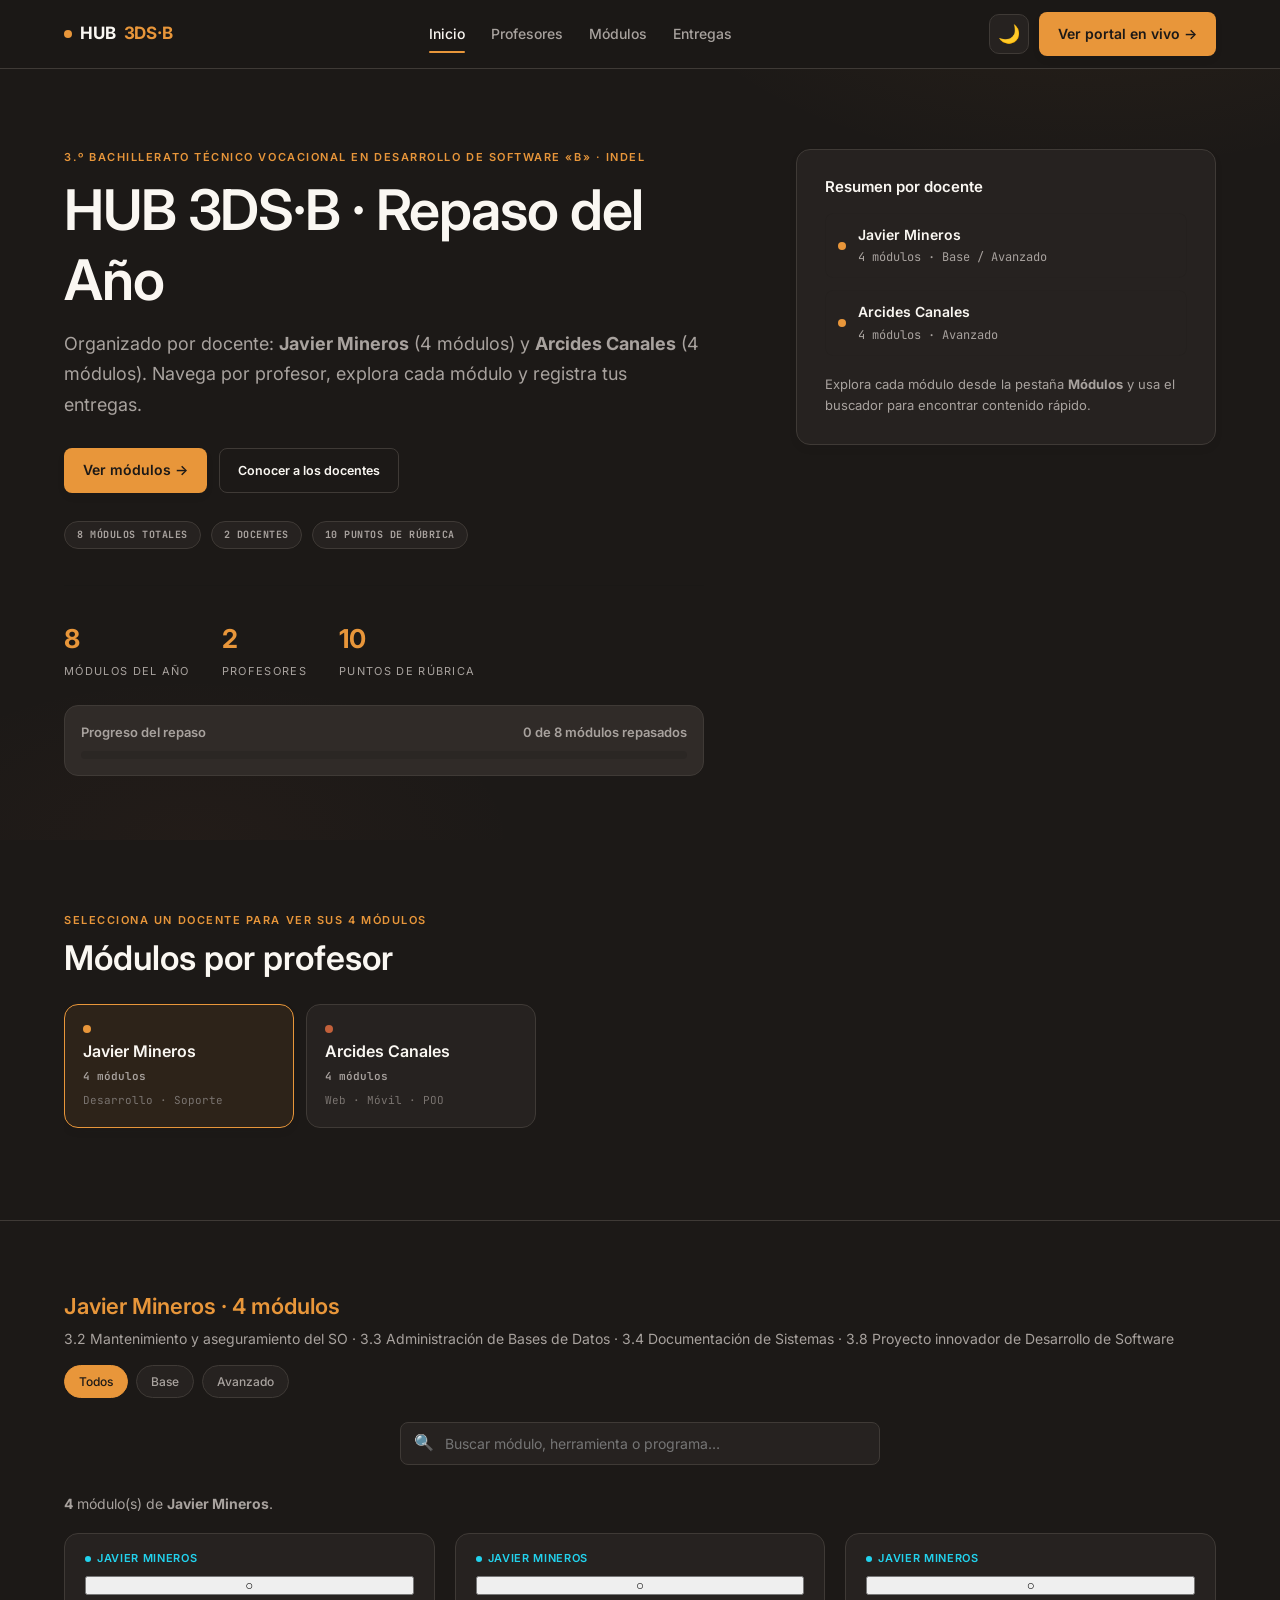
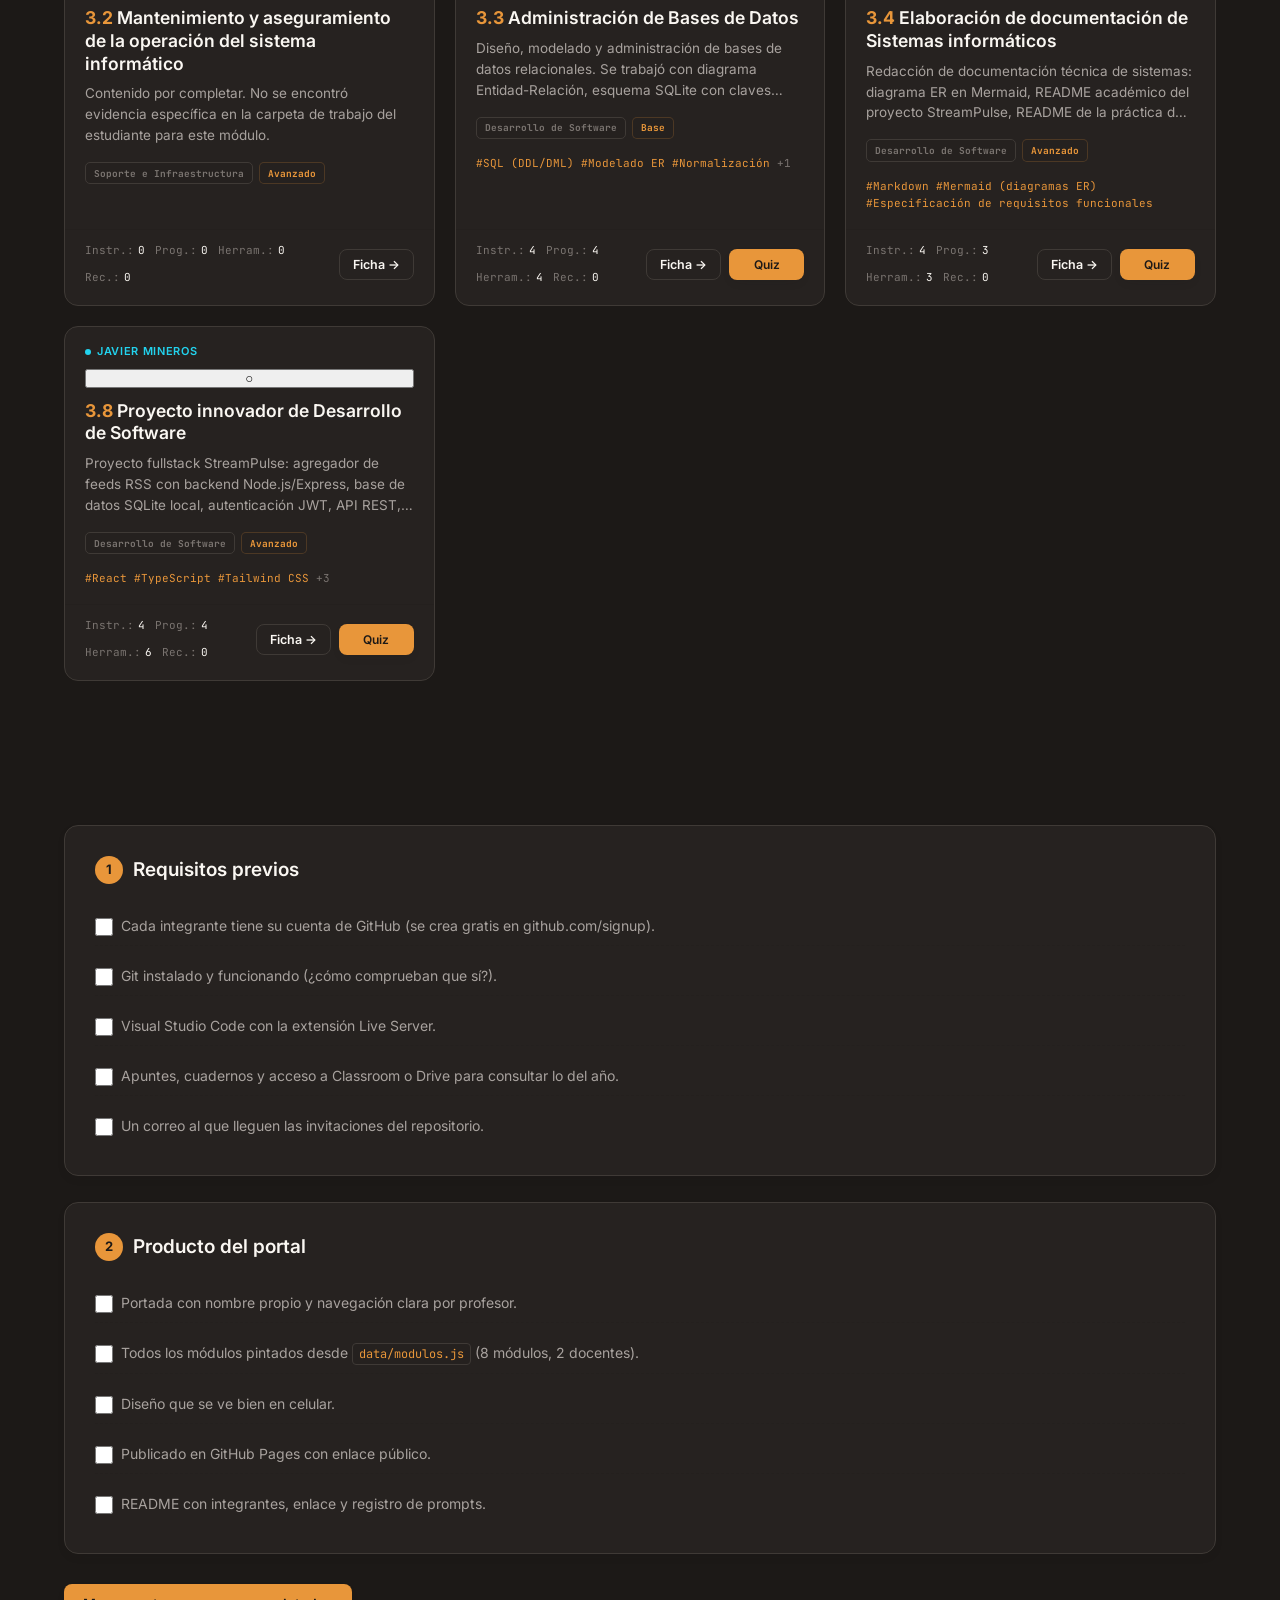
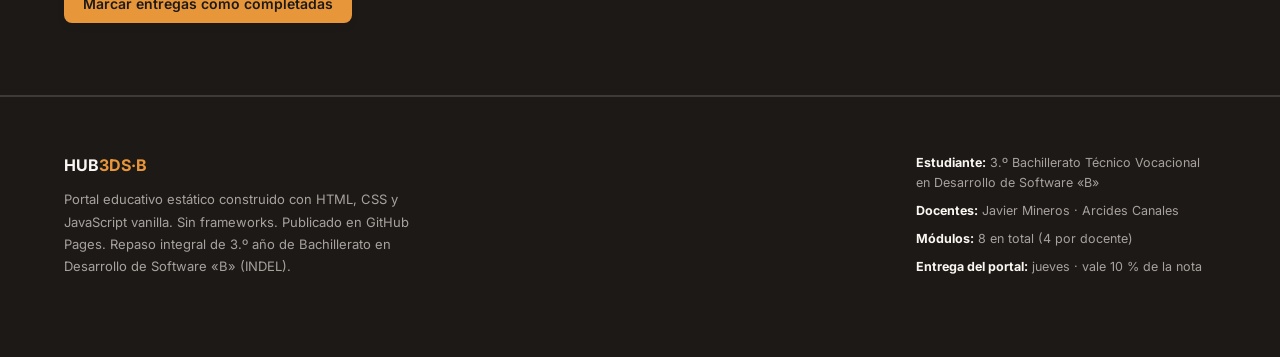
<file: index.html>
<!DOCTYPE html>
<html lang="es" class="dark">
<head>
  <meta charset="UTF-8">
  <meta name="viewport" content="width=device-width, initial-scale=1">
  <meta name="description" content="HUB 3DS·B · Repaso integral 3.º Bachillerato Desarrollo de Software · INDEL">
  <meta name="author" content="Estudiante 3.º Bachillerato Técnico Vocacional en Desarrollo de Software «B»">
  <title>HUB 3DS·B · Repaso del Año</title>
  <link rel="preconnect" href="https://fonts.googleapis.com">
  <link rel="preconnect" href="https://fonts.gstatic.com" crossorigin>
  <link href="https://fonts.googleapis.com/css2?family=Inter:wght@400;500;600;700&family=JetBrains+Mono:wght@400;600&display=swap" rel="stylesheet">
  <link rel="stylesheet" href="css/style.css">
  <link rel="icon" href="data:image/svg+xml,%3Csvg xmlns='http://www.w3.org/2000/svg' viewBox='0 0 32 32'%3E%3Crect width='32' height='32' rx='8' fill='%231C1917'/%3E%3Cpath d='M10 10h12v12H10z' fill='%23E8963A'/%3E%3Ccircle cx='16' cy='16' r='4' fill='none' stroke='%23C2603A' stroke-width='2'/%3E%3C/svg%3E">
</head>
<body>

  <a href="#main" class="visually-hidden">Saltar al contenido principal</a>

  <nav class="nav" aria-label="Navegación principal">
    <div class="wrap nav__inner">
      <a href="#" class="nav__brand" aria-label="HUB 3DS·B — Inicio">
        <span class="dot" aria-hidden="true"></span>
        HUB<span style="color:var(--color-accent)">3DS·B</span>
      </a>

      <button class="nav__toggle" id="nav-toggle" aria-label="Abrir menú" aria-expanded="false" aria-controls="nav-menu">
        <span class="nav__toggle-bar"></span>
        <span class="nav__toggle-bar"></span>
        <span class="nav__toggle-bar"></span>
      </button>

      <div class="nav__links" id="nav-menu">
        <a href="#main" class="nav__link nav__link--active">Inicio</a>
        <a href="#profesores" class="nav__link">Profesores</a>
        <a href="#modulos" class="nav__link">Módulos</a>
        <a href="#entregas" class="nav__link">Entregas</a>
      </div>

      <div class="nav__controls">
        <button id="theme-toggle" class="theme-toggle" aria-label="Cambiar tema claro/oscuro" aria-pressed="false">🌙</button>
        <a href="#" class="btn btn--primary">Ver portal en vivo →</a>
      </div>
    </div>
  </nav>

  <header class="hero" id="main">
    <div class="wrap">
      <div class="hero__grid">
        <div class="hero__content">
          <span class="tagline">3.º Bachillerato Técnico Vocacional en Desarrollo de Software «B» · INDEL</span>
          <h1>HUB 3DS·B · Repaso del Año</h1>
          <p class="lead">
            Organizado por docente: <strong>Javier Mineros</strong> (4 módulos) y
            <strong>Arcides Canales</strong> (4 módulos). Navega por profesor, explora cada módulo y registra tus entregas.
          </p>

          <div class="hero__actions">
            <a href="#modulos" class="btn btn--primary">Ver módulos →</a>
            <a href="#profesores" class="btn btn--outline">Conocer a los docentes</a>
          </div>

          <div class="hero__meta">
            <span class="hero__badge">8 módulos totales</span>
            <span class="hero__badge">2 docentes</span>
            <span class="hero__badge">10 puntos de rúbrica</span>
          </div>

          <div class="hero__stats">
            <div class="stat">
              <span class="stat__value" id="count-total">8</span>
              <span class="stat__label">Módulos del año</span>
            </div>
            <div class="stat">
              <span class="stat__value">2</span>
              <span class="stat__label">Profesores</span>
            </div>
            <div class="stat">
              <span class="stat__value">10</span>
              <span class="stat__label">Puntos de rúbrica</span>
            </div>
          </div>

          <div class="progreso-global">
            <div class="progreso-global__etiqueta">
              <span>Progreso del repaso</span>
              <span id="progreso-texto">0 de 8 módulos repasados</span>
            </div>
            <div class="progreso-global__barra">
              <div class="progreso-global__relleno" id="progreso-barra"></div>
            </div>
          </div>
        </div>

        <div class="hero__preview">
          <div class="preview-card">
            <h3 class="preview__title">Resumen por docente</h3>
            <ul class="preview__list">
              <li class="preview__item">
                <span class="preview__dot" style="background:var(--color-javier)"></span>
                <div class="preview__info">
                  <span class="preview__name">Javier Mineros</span>
                  <span class="preview__count">4 módulos · Base / Avanzado</span>
                </div>
              </li>
              <li class="preview__item">
                <span class="preview__dot" style="background:var(--color-accent)"></span>
                <div class="preview__info">
                  <span class="preview__name">Arcides Canales</span>
                  <span class="preview__count">4 módulos · Avanzado</span>
                </div>
              </li>
            </ul>
            <div class="preview__note">
              Explora cada módulo desde la pestaña <strong>Módulos</strong> y usa el buscador para encontrar contenido rápido.
            </div>
          </div>
        </div>
      </div>
    </div>
  </header>

  <section class="section" id="profesores" aria-label="Docentes y sus módulos">
    <div class="wrap">
      <div class="tagline">Selecciona un docente para ver sus 4 módulos</div>
      <h2 style="margin-bottom:24px;">Módulos por profesor</h2>

      <div class="professor-nav" role="tablist" aria-label="Docentes">
        <button class="prof-tab prof-tab--active" role="tab" aria-selected="true" data-prof="javier"
                style="--color-active: var(--color-javier); --color-active-rgb: 34,211,238;">
          <span class="prof-tab__dot"></span>
          <span class="prof-tab__name">Javier Mineros</span>
          <span class="prof-tab__count">4 módulos</span>
          <span class="prof-tab__meta">Desarrollo · Soporte</span>
        </button>
        <button class="prof-tab" role="tab" aria-selected="false" data-prof="arcides"
                style="--color-active: var(--color-arcides); --color-active-rgb: 240,70,210;">
          <span class="prof-tab__dot"></span>
          <span class="prof-tab__name">Arcides Canales</span>
          <span class="prof-tab__count">4 módulos</span>
          <span class="prof-tab__meta">Web · Móvil · POO</span>
        </button>
      </div>
    </div>
  </section>

  <section class="section section--last" id="modulos" aria-label="Catálogo de módulos">
    <div class="wrap">

      <div class="modules-view modules-view--active" id="view-javier" aria-labelledby="title-javier">
        <div class="modules-header">
          <div>
            <h3 id="title-javier" style="color:var(--color-javier)">Javier Mineros · 4 módulos</h3>
            <p class="modules-header__subtitle">
              3.2 Mantenimiento y aseguramiento del SO · 3.3 Administración de Bases de Datos · 3.4 Documentación de Sistemas · 3.8 Proyecto innovador de Desarrollo de Software
            </p>
          </div>
          <div class="chips" role="group" aria-label="Filtrar por nivel">
            <label class="chip chip--active" data-prof="javier" data-nivel="todos" aria-pressed="true">
              <input type="radio" name="nivel-javier" checked hidden> Todos
            </label>
            <label class="chip" data-prof="javier" data-nivel="Base" aria-pressed="false">
              <input type="radio" name="nivel-javier" hidden> Base
            </label>
            <label class="chip" data-prof="javier" data-nivel="Avanzado" aria-pressed="false">
              <input type="radio" name="nivel-javier" hidden> Avanzado
            </label>
          </div>
        </div>

        <div class="search-wrap" role="search" aria-label="Buscar módulos de Javier Mineros">
          <span class="search-icon" aria-hidden="true">🔍</span>
          <input type="search" id="search-javier" placeholder="Buscar módulo, herramienta o programa…"
                 aria-controls="grid-javier" aria-describedby="live-javier">
          <div id="live-javier" class="visually-hidden" aria-live="polite"></div>
        </div>

        <p style="margin-bottom:18px;color:var(--text-muted);font-size:14px;">
          <strong id="count-javier">4</strong> módulo(s) de <strong>Javier Mineros</strong>.
        </p>

        <div class="modules-grid" id="grid-javier"></div>
      </div>

      <div class="modules-view" id="view-arcides" aria-labelledby="title-arcides">
        <div class="modules-header">
          <div>
            <h3 id="title-arcides" style="color:var(--color-arcides)">Arcides Canales · 4 módulos</h3>
            <p class="modules-header__subtitle">
              3.1 Desarrollo de aplicaciones de software · 2 Desarrollo de componentes móviles · 3 Conversación de inglés sobre mantenimiento · 4 Puesta en marcha de la empresa en asociatividad cooperativa
            </p>
          </div>
          <div class="chips" role="group" aria-label="Filtrar por nivel">
            <label class="chip chip--active" data-prof="arcides" data-nivel="todos" aria-pressed="true">
              <input type="radio" name="nivel-arcides" checked hidden> Todos
            </label>
            <label class="chip" data-prof="arcides" data-nivel="Avanzado" aria-pressed="false">
              <input type="radio" name="nivel-arcides" hidden> Avanzado
            </label>
          </div>
        </div>

        <div class="search-wrap" role="search" aria-label="Buscar módulos de Arcides Canales">
          <span class="search-icon" aria-hidden="true">🔍</span>
          <input type="search" id="search-arcides" placeholder="Buscar módulo, herramienta o programa…"
                 aria-controls="grid-arcides" aria-describedby="live-arcides">
          <div id="live-arcides" class="visually-hidden" aria-live="polite"></div>
        </div>

        <p style="margin-bottom:18px;color:var(--text-muted);font-size:14px;">
          <strong id="count-arcides">4</strong> módulo(s) de <strong>Arcides Canales</strong>.
        </p>

        <div class="modules-grid" id="grid-arcides"></div>
      </div>

    </div>
  </section>

  <section class="section" id="entregas" aria-label="Entregas del portal">
    <div class="wrap">
      <div class="checklist reveal">
        <h3><span class="num">1</span> Requisitos previos</h3>
        <ul>
          <li><label><input type="checkbox" data-k="entregas:pre:0"><span>Cada integrante tiene su cuenta de GitHub (se crea gratis en github.com/signup).</span></label></li>
          <li><label><input type="checkbox" data-k="entregas:pre:1"><span>Git instalado y funcionando (¿cómo comprueban que sí?).</span></label></li>
          <li><label><input type="checkbox" data-k="entregas:pre:2"><span>Visual Studio Code con la extensión Live Server.</span></label></li>
          <li><label><input type="checkbox" data-k="entregas:pre:3"><span>Apuntes, cuadernos y acceso a Classroom o Drive para consultar lo del año.</span></label></li>
          <li><label><input type="checkbox" data-k="entregas:pre:4"><span>Un correo al que lleguen las invitaciones del repositorio.</span></label></li>
        </ul>
      </div>

      <div class="checklist reveal" style="margin-top:26px;">
        <h3><span class="num">2</span> Producto del portal</h3>
        <ul>
          <li><label><input type="checkbox" data-k="entregas:prod:0"><span>Portada con nombre propio y navegación clara por profesor.</span></label></li>
          <li><label><input type="checkbox" data-k="entregas:prod:1"><span>Todos los módulos pintados desde <code>data/modulos.js</code> (8 módulos, 2 docentes).</span></label></li>
          <li><label><input type="checkbox" data-k="entregas:prod:2"><span>Diseño que se ve bien en celular.</span></label></li>
          <li><label><input type="checkbox" data-k="entregas:prod:3"><span>Publicado en GitHub Pages con enlace público.</span></label></li>
          <li><label><input type="checkbox" data-k="entregas:prod:4"><span>README con integrantes, enlace y registro de prompts.</span></label></li>
        </ul>
      </div>

      <div style="margin-top:30px;display:flex;gap:12px;flex-wrap:wrap;">
        <button id="btn-entregas-complete" class="btn btn--primary">Marcar entregas como completadas</button>
      </div>
    </div>
  </section>

  <footer>
    <div class="wrap">
      <div class="footer-grid">
        <div>
          <div class="footer__brand">HUB<span style="color:var(--color-javier)">3DS·B</span></div>
          <p class="footer__text">
            Portal educativo estático construido con HTML, CSS y JavaScript vanilla. Sin frameworks. Publicado en GitHub Pages.
            Repaso integral de 3.º año de Bachillerato en Desarrollo de Software «B» (INDEL).
          </p>
        </div>
        <div class="footer__meta">
          <div><b>Estudiante:</b> 3.º Bachillerato Técnico Vocacional en Desarrollo de Software «B»</div>
          <div><b>Docentes:</b> Javier Mineros · Arcides Canales</div>
          <div><b>Módulos:</b> 8 en total (4 por docente)</div>
          <div><b>Entrega del portal:</b> jueves · vale 10 % de la nota</div>
        </div>
      </div>
    </div>
  </footer>

  <div id="status-live" class="visually-hidden" aria-live="polite"></div>

  <div class="modal" id="modal-ficha" aria-hidden="true" role="dialog" aria-modal="true">
    <div class="modal__overlay"></div>
    <div class="modal__panel">
      <button class="modal__close" id="modal-ficha-close" aria-label="Cerrar ficha">×</button>
      <div class="modal__content" id="modal-ficha-content"></div>
    </div>
  </div>

  <div class="modal" id="modal-quiz" aria-hidden="true" role="dialog" aria-modal="true">
    <div class="modal__overlay"></div>
    <div class="modal__panel">
      <button class="modal__close" id="modal-quiz-close" aria-label="Cerrar quiz">×</button>
      <div class="modal__content" id="modal-quiz-content"></div>
    </div>
  </div>

  <script type="module" src="js/app.js"></script>
</body>
</html>
</file>
<file: css/style.css>
/**
 * HUB 3DS·B — Estilos cálidos y profesionales (Dark / Light)
 * Diseño tipo documentación educativa: limpio, editorial, sin neón ni glows.
 * Inspiración: Notion, Anthropic, Stripe Press.
 * Tipografía: Inter (títulos y cuerpo), JetBrains Mono (detalles técnicos).
 * Paleta: grises cálidos/piedra en oscuro, crema en claro, acento ámbar #E8963A.
 */

/* ===== Variables — Tema oscuro (por defecto, clase .dark) ===== */
:root {
  --bg: #1C1917;
  --bg-elev: #262220;
  --panel: #262220;
  --panel-elev: #302B28;
  --panel-border: #3F3A36;
  --text: #FAF7F2;
  --text-muted: #A8A29E;
  --text-dim: #7A7470;

  /* Acento principal — ámbar/terracota */
  --color-accent: #E8963A;
  --color-accent-hover: #F0A653;
  --color-accent-rgb: 232, 150, 58;

  /* Colores de docente (detalles sutiles, derivados del acento) */
  --color-javier: #E8963A;
  --color-arcides: #C2603A;

  /* Estados semánticos */
  --color-success: #7FB069;
  --color-warning: #E0B341;
  --color-error: #D9644A;

  /* Tipografía */
  --font-display: "Inter", system-ui, -apple-system, "Segoe UI", Roboto, sans-serif;
  --font-body: "Inter", system-ui, -apple-system, "Segoe UI", Roboto, sans-serif;
  --font-mono: "JetBrains Mono", ui-monospace, Consolas, "Courier New", monospace;

  /* Dimensiones */
  --radius: 14px;
  --radius-sm: 8px;
  --shadow: 0 10px 30px -10px rgba(28, 25, 23, 0.35);
  --shadow-sm: 0 4px 12px -6px rgba(28, 25, 23, 0.25);
  --transition: 300ms cubic-bezier(0.4, 0, 0.2, 1);

  --max-width: 1200px;
  --header-height: 68px;
}

/* ===== Tema claro (clase .light aplicada por JS en <html>) ===== */
html.light {
  --bg: #FAF7F2;
  --bg-elev: #FFFFFF;
  --panel: #FFFFFF;
  --panel-elev: #F5F1EA;
  --panel-border: #E7E0D6;
  --text: #1C1917;
  --text-muted: #57514B;
  --text-dim: #8A837B;

  --color-accent: #B45309;
  --color-accent-hover: #C2603A;
  --color-accent-rgb: 180, 83, 9;

  --color-javier: #B45309;
  --color-arcides: #C2603A;

  --color-success: #7FB069;
  --color-warning: #E0B341;
  --color-error: #D9644A;

  --shadow: 0 10px 30px -10px rgba(28, 25, 23, 0.08);
  --shadow-sm: 0 4px 12px -6px rgba(28, 25, 23, 0.06);
}

/* ===== Base ===== */
*,
*::before,
*::after {
  box-sizing: border-box;
  margin: 0;
  padding: 0;
}

html {
  scroll-behavior: smooth;
  scroll-padding-top: var(--header-height);
}

body {
  font-family: var(--font-body);
  background: var(--bg);
  color: var(--text);
  line-height: 1.6;
  font-size: 16px;
  -webkit-font-smoothing: antialiased;
}

a {
  color: var(--color-accent);
  text-decoration: none;
  transition: color 0.2s ease;
}

a:hover {
  color: var(--color-accent-hover);
}

code {
  font-family: var(--font-mono);
  font-size: 0.85em;
  background: rgba(28, 25, 23, 0.06);
  color: var(--color-accent);
  padding: 2px 6px;
  border-radius: 4px;
  border: 1px solid var(--panel-border);
}

html.light code {
  background: rgba(28, 25, 23, 0.04);
}

:focus-visible {
  outline: 2px solid var(--color-accent);
  outline-offset: 2px;
  border-radius: 4px;
}

::selection {
  background: var(--color-accent);
  color: #FAF7F2;
}

html.light ::selection {
  color: #FFFFFF;
}

::-webkit-scrollbar { width: 10px; height: 10px; }
::-webkit-scrollbar-track { background: var(--bg); }
::-webkit-scrollbar-thumb { background: var(--panel-border); border-radius: 6px; }
::-webkit-scrollbar-thumb:hover { background: var(--color-accent); }

.wrap {
  max-width: var(--max-width);
  margin: 0 auto;
  padding: 0 24px;
}

.section {
  padding: 72px 0;
  border-bottom: 1px solid var(--panel-border);
}

.section--last {
  border-bottom: none;
}

.visually-hidden {
  position: absolute;
  width: 1px; height: 1px; padding: 0; margin: -1px;
  overflow: hidden; clip: rect(0,0,0,0); white-space: nowrap; border: 0;
}

.tagline {
  font-family: var(--font-display);
  font-weight: 600;
  font-size: 11px;
  letter-spacing: 0.14em;
  text-transform: uppercase;
  color: var(--color-accent);
  display: block;
  margin-bottom: 8px;
}

h1, h2, h3, h4 {
  font-family: var(--font-display);
  font-weight: 600;
  line-height: 1.25;
  color: var(--text);
}

h1 { font-size: clamp(34px, 5vw, 56px); margin-bottom: 14px; letter-spacing: -0.02em; }
h2 { font-size: clamp(24px, 3vw, 34px); margin-bottom: 12px; }
h3 { font-size: clamp(18px, 2vw, 22px); margin-bottom: 8px; }

p.lead {
  font-size: 18px;
  color: var(--text-muted);
  max-width: 64ch;
  margin-bottom: 28px;
  line-height: 1.7;
}

/* ===== Navegación ===== */
.nav {
  position: sticky;
  top: 0;
  z-index: 60;
  background: rgba(28, 25, 23, 0.7);
  backdrop-filter: blur(20px);
  border-bottom: 1px solid var(--panel-border);
  transition: background 0.3s ease;
}

html.light .nav {
  background: rgba(250, 247, 242, 0.7);
}

.nav__inner {
  display: flex;
  align-items: center;
  justify-content: space-between;
  height: var(--header-height);
  gap: 16px;
}

.nav__brand {
  font-family: var(--font-display);
  font-weight: 700;
  font-size: 17px;
  letter-spacing: -0.01em;
  color: var(--text);
  display: flex;
  align-items: center;
  gap: 8px;
}

.nav__brand .dot {
  width: 8px; height: 8px; border-radius: 50%;
  background: var(--color-accent);
}

.nav__links {
  display: flex;
  gap: 26px;
  align-items: center;
}

.nav__link {
  font-size: 14px;
  font-weight: 500;
  color: var(--text-muted);
  padding: 8px 0;
  position: relative;
  transition: color 0.25s ease;
}

.nav__link:hover, .nav__link:focus-visible { color: var(--text); }
.nav__link--active { color: var(--text); }

.nav__link--active::after {
  content: ""; position: absolute; bottom: 0; left: 0; right: 0;
  height: 2px; background: var(--color-accent);
  border-radius: 2px;
}

.nav__controls {
  display: flex;
  align-items: center;
  gap: 10px;
}

.nav__toggle {
  display: none;
  width: 40px; height: 40px;
  border-radius: 8px;
  border: 1px solid var(--panel-border);
  background: var(--panel);
  color: var(--text);
  cursor: pointer;
  flex-direction: column;
  justify-content: center;
  gap: 5px;
  padding: 6px;
  transition: border-color 0.25s ease, background 0.25s ease;
}

.nav__toggle:hover { border-color: var(--color-accent); }

.nav__toggle-bar {
  display: block; width: 20px; height: 1.5px;
  background: var(--text);
  border-radius: 2px;
  transition: transform 0.25s ease, opacity 0.25s ease;
}

/* ===== Botones ===== */
.btn {
  display: inline-flex;
  align-items: center;
  gap: 8px;
  border: 1px solid var(--panel-border);
  border-radius: 8px;
  padding: 10px 18px;
  font-family: var(--font-body);
  font-size: 14px;
  font-weight: 600;
  cursor: pointer;
  background: transparent;
  color: var(--text);
  transition: transform 0.2s ease, border-color 0.25s ease, background 0.25s ease, color 0.25s ease;
}
.btn:hover { transform: translateY(-1px); }
.btn:active { transform: translateY(0); }

.btn--primary {
  background: var(--color-accent);
  border-color: transparent;
  color: #1C1917;
  box-shadow: var(--shadow-sm);
}
.btn--primary:hover { filter: brightness(1.05); }

html.light .btn--primary { color: #FFFFFF; }

.btn--outline {
  background: transparent;
  color: var(--text);
}
.btn--outline:hover { border-color: var(--color-accent); color: var(--color-accent); }

.theme-toggle {
  width: 40px; height: 40px; border-radius: 10px;
  border: 1px solid var(--panel-border);
  background: var(--panel);
  color: var(--text);
  cursor: pointer;
  display: grid; place-items: center;
  font-size: 18px;
  transition: border-color 0.25s ease, transform 0.2s ease;
}
.theme-toggle:hover { border-color: var(--color-accent); transform: rotate(15deg); }

/* ===== Hero ===== */
.hero {
  padding: 80px 0 64px;
  position: relative;
  overflow: hidden;
}

.hero::before {
  content: ""; position: absolute; inset: 0;
  background:
    radial-gradient(800px 400px at 85% -15%, rgba(232, 150, 58, 0.06), transparent 55%),
    radial-gradient(600px 300px at 15% 100%, rgba(194, 96, 58, 0.04), transparent 55%);
  pointer-events: none; z-index: 0;
}

.hero .wrap { position: relative; z-index: 2; }

.hero__grid {
  display: grid;
  grid-template-columns: 1fr 420px;
  gap: 48px;
  align-items: start;
}
@media (max-width: 900px) { .hero__grid { grid-template-columns: 1fr; gap: 34px; } }

.hero__content { max-width: 640px; }

.hero__meta {
  display: flex; flex-wrap: wrap; gap: 10px; margin-bottom: 24px;
}
.hero__badge {
  font-family: var(--font-mono);
  font-size: 10px; font-weight: 700;
  padding: 5px 12px; border-radius: 999px;
  border: 1px solid var(--panel-border);
  background: var(--panel); color: var(--text-muted);
  backdrop-filter: blur(6px);
  text-transform: uppercase;
  letter-spacing: 0.05em;
}

.hero h1 { max-width: 40ch; }

.hero__actions {
  display: flex; gap: 12px; margin-bottom: 28px; flex-wrap: wrap;
}
.hero__actions .btn--primary { color: #1C1917; }
html.light .hero__actions .btn--primary { color: #FFFFFF; }

.hero__stats {
  display: flex; gap: 32px; margin-top: 36px;
  padding-top: 32px; border-top: 1px solid rgba(0,0,0,0.06);
}
html.light .hero__stats { border-top-color: var(--panel-border); }
.stat { display: flex; flex-direction: column; gap: 4px; }
.stat__value {
  font-family: var(--font-display);
  font-weight: 700; font-size: 26px; color: var(--color-accent);
  letter-spacing: -0.03em;
}
.stat__label {
  font-size: 11px; color: var(--text-muted);
  text-transform: uppercase; letter-spacing: 0.12em;
}

/* Vista previa de docentes (reemplaza la tarjeta antigua) */
.hero__preview {
  border-radius: var(--radius);
  border: 1px solid var(--panel-border);
  background: var(--panel);
  padding: 28px;
  box-shadow: var(--shadow-sm);
}
.preview__title {
  font-size: 15px; margin-bottom: 16px; color: var(--text);
  display: flex; align-items: center; gap: 8px;
}
.preview__list {
  list-style: none; display: grid; gap: 12px;
}
.preview__item {
  display: flex; align-items: center; gap: 12px;
  padding: 10px 12px; border-radius: var(--radius-sm);
  border: 1px solid rgba(0,0,0,0.04);
  transition: border-color 0.2s ease, background 0.2s ease;
}
html.light .preview__item { border-color: var(--panel-border); background: #FFFFFF; }
.preview__item:hover {
  border-color: var(--panel-border);
  background: rgba(28, 25, 23, 0.03);
}
html.light .preview__item:hover { background: #F5F1EA; }
.preview__dot {
  width: 8px; height: 8px; border-radius: 50%;
  flex-shrink: 0;
}
.preview__info { display: flex; flex-direction: column; gap: 2px; }
.preview__name {
  font-weight: 600; color: var(--text); font-size: 14px;
}
.preview__count {
  font-size: 12px; color: var(--text-muted); font-family: var(--font-mono);
}
.preview__note {
  margin-top: 18px; font-size: 13px; color: var(--text-muted);
  line-height: 1.6;
}

@media (max-width: 640px) {
  .hero__stats { gap: 20px; }
  .stat__value { font-size: 22px; }
  .hero__actions { flex-direction: column; }
  .hero__actions .btn { width: 100%; justify-content: center; }
}

/* ===== Profesores ===== */
.professor-nav {
  display: flex;
  gap: 12px;
  margin-bottom: 10px;
  overflow-x: auto;
  padding-bottom: 10px;
  scrollbar-width: thin;
  scrollbar-color: var(--panel-border) transparent;
}

.prof-tab {
  flex: 0 0 auto;
  width: 230px;
  border-radius: var(--radius);
  border: 1px solid var(--panel-border);
  background: var(--panel);
  padding: 20px 18px;
  cursor: pointer;
  transition: transform 0.25s ease, border-color 0.25s ease, box-shadow 0.25s ease, background 0.25s ease;
  position: relative; overflow: hidden;
  display: flex; flex-direction: column; gap: 8px;
}

.prof-tab:hover { transform: translateY(-2px); border-color: var(--color-accent); }

.prof-tab--active {
  border-color: var(--color-accent);
  box-shadow: var(--shadow-sm);
  background: rgba(var(--color-accent-rgb), 0.08);
}

.prof-tab__dot {
  width: 8px; height: 8px; border-radius: 50%;
  background: var(--color-active, var(--color-accent));
  align-self: flex-start;
}
.prof-tab__name {
  font-family: var(--font-display);
  font-size: 16px; font-weight: 600; color: var(--text);
}
.prof-tab__count {
  font-family: var(--font-mono);
  font-size: 11px; font-weight: 600; color: var(--text-muted);
}
.prof-tab__meta {
  font-size: 11px; color: var(--text-dim); font-family: var(--font-mono);
  margin-top: 2px;
}

@media (max-width: 640px) { .prof-tab { width: 170px; padding: 16px 14px; } }

/* ===== Módulos ===== */
.modules-view {
  display: none;
  animation: fadeIn 0.35s ease backwards;
}
.modules-view--active { display: block; }

.modules-header {
  display: flex; flex-wrap: wrap; justify-content: space-between;
  align-items: center; gap: 14px; margin-bottom: 24px;
}

.modules-header__title {
  font-family: var(--font-display);
  font-size: clamp(20px, 3vw, 28px);
  color: var(--text);
}

.modules-header__subtitle {
  font-size: 14px; color: var(--text-muted);
  margin-top: 4px;
}

.chips {
  display: flex; gap: 8px; flex-wrap: wrap;
}
.chip {
  font-family: var(--font-body);
  font-size: 12px; font-weight: 500;
  padding: 6px 14px; border-radius: 999px;
  border: 1px solid var(--panel-border);
  background: var(--panel); color: var(--text-muted);
  cursor: pointer; transition: all 0.2s ease;
}
.chip:hover { border-color: var(--color-accent); color: var(--color-accent); }
.chip--active {
  background: var(--color-accent); color: #1C1917; border-color: var(--color-accent);
}
html.light .chip--active { color: #FFFFFF; }

.search-wrap {
  position: relative; max-width: 480px; margin: 0 auto 28px;
}
.search-wrap input {
  width: 100%; padding: 12px 16px 12px 44px; border-radius: 8px;
  border: 1px solid var(--panel-border); background: var(--panel);
  color: var(--text); font-family: inherit; font-size: 14px;
  transition: border-color 0.25s ease, box-shadow 0.25s ease;
}
.search-wrap input:focus {
  outline: none; border-color: var(--color-accent);
  box-shadow: 0 0 0 3px rgba(var(--color-accent-rgb), 0.12);
}
.search-icon {
  position: absolute; left: 14px; top: 50%; transform: translateY(-50%);
  color: var(--text-dim); font-size: 16px;
}

.modules-grid {
  display: grid;
  grid-template-columns: repeat(auto-fill, minmax(280px, 1fr));
  gap: 20px;
}

.module-card {
  border-radius: var(--radius);
  border: 1px solid var(--panel-border);
  background: var(--panel);
  overflow: hidden; display: flex; flex-direction: column;
  height: 100%; min-height: 0;
  transition: transform 0.25s ease, box-shadow 0.25s ease, border-color 0.25s ease;
  animation: fadeUp 0.4s ease backwards;
}
.module-card:hover {
  transform: translateY(-3px);
  box-shadow: var(--shadow);
  border-color: var(--color-accent);
}

.module-card__header {
  padding: 16px 20px 12px;
  display: flex; flex-direction: column; gap: 8px;
}
.module-card__doc {
  font-size: 11px; font-weight: 600;
  color: var(--doc-color, var(--text-muted));
  display: flex; align-items: center; gap: 6px;
  text-transform: uppercase; letter-spacing: 0.06em;
}
.module-card__doc .dot {
  width: 6px; height: 6px; border-radius: 50%;
  background: var(--doc-color, var(--text-muted));
}

.module-card__title {
  padding: 0 20px;
  margin: 0 0 8px 0;
  font-size: 1.1rem;
  font-weight: 600;
  line-height: 1.3;
  color: var(--text);
  display: -webkit-box;
  -webkit-line-clamp: 3;
  -webkit-box-orient: vertical;
  overflow: hidden;
}
.module-card__numero {
  color: var(--color-accent);
  font-weight: 700;
}

.module-card__body { padding: 0 20px 16px; flex: 1; }
.module-card__desc {
  font-size: 13.5px; color: var(--text-muted); line-height: 1.55;
  margin-bottom: 16px;
  display: -webkit-box; -webkit-line-clamp: 3; -webkit-box-orient: vertical; overflow: hidden;
}
.module-card__tags {
  display: flex; gap: 6px; flex-wrap: wrap; margin-bottom: 16px;
}
.tag {
  font-family: var(--font-mono);
  font-size: 9.5px; font-weight: 700;
  padding: 2.5px 8px; border-radius: 5px;
  border: 1px solid var(--panel-border); color: var(--text-dim);
  background: rgba(28, 25, 23, 0.05);
}
html.light .tag { background: rgba(28, 25, 23, 0.03); }
.tag--nivel { color: var(--color-accent); border-color: rgba(var(--color-accent-rgb), 0.2); }

.module-card__footer {
  padding: 12px 20px 18px;
  border-top: 1px solid rgba(0,0,0,0.05);
  display: flex;
  align-items: center;
  gap: 16px;
}
html.light .module-card__footer { border-top-color: var(--panel-border); }
.module-card__stats {
  flex: 1;
  min-width: 0;
  display: flex;
  gap: 10px;
  flex-wrap: wrap;
}
.stat-pill {
  display: inline-flex;
  align-items: center;
  gap: 4px;
  font-size: 11px;
  color: var(--text-dim);
  font-family: var(--font-mono);
  white-space: nowrap;
}
.stat-pill span:first-child { color: var(--text-dim); }
.stat-pill span:last-child { color: var(--text); }

.btn--sm {
  padding: 7px 12px; font-size: 12px;
}

.btn--outline { font-size: 12.5px; }

/* Acciones del footer de tarjeta */
.footer-actions {
  display: flex;
  gap: 8px;
  flex-shrink: 0;
}
.footer-actions .btn--sm {
  flex: 0 0 auto;
  min-width: 65px;
  justify-content: center;
  white-space: nowrap;
}
  width: 32px; height: 32px; border-radius: 8px;
  border: 1px solid var(--panel-border);
  background: var(--panel); color: var(--text-dim);
  font-size: 16px; line-height: 1; cursor: pointer;
  display: grid; place-items: center;
  transition: border-color 0.2s ease, background 0.2s ease, color 0.2s ease;
}
.btn-progreso:hover { border-color: var(--color-accent); }
.btn-progreso.hecho {
  background: var(--color-success); border-color: var(--color-success); color: #FFFFFF;
}
.btn-progreso[aria-pressed="true"] {
  background: var(--color-success); border-color: var(--color-success); color: #FFFFFF;
}

.module-card.repasado {
  border-color: var(--color-success);
  background: rgba(var(--color-success-rgb, 127, 176, 105), 0.05);
}

/* Barra de progreso global */
.progreso-global {
  margin-top: 24px; padding: 16px; border-radius: var(--radius);
  background: var(--panel-elev); border: 1px solid var(--panel-border);
}
.progreso-global__etiqueta {
  display: flex; justify-content: space-between; font-size: 13px; color: var(--text-muted);
  margin-bottom: 8px; font-weight: 600;
}
.progreso-global__barra {
  height: 8px; border-radius: 4px; background: rgba(28, 25, 23, 0.2);
  overflow: hidden;
}
.progreso-global__relleno {
  height: 100%; background: var(--color-accent);
  border-radius: 4px; transition: width 0.5s ease;
  width: 0%;
}

/* Quiz modal */
.quiz-header { margin-bottom: 18px; padding-bottom: 14px; border-bottom: 1px solid var(--panel-border); }
.quiz-header .quiz-meta { margin-bottom: 8px; }
.quiz-docente { font-size: 12px; font-weight: 600; color: var(--text-muted); text-transform: uppercase; letter-spacing: 0.08em; }
.quiz-titulo { font-size: 20px; font-weight: 600; color: var(--text); margin: 4px 0 4px; line-height: 1.3; }
.quiz-area { font-size: 13px; color: var(--text-muted); font-family: var(--font-mono); }
.quiz-pregunta { margin-bottom: 22px; }
.quiz-pregunta-titulo { font-size: 13px; font-weight: 600; color: var(--text-muted); text-transform: uppercase; letter-spacing: 0.08em; margin-bottom: 8px; }
.quiz-pregunta-texto { font-size: 16px; color: var(--text); line-height: 1.5; margin-bottom: 16px; font-weight: 600; }
.quiz-opciones { display: grid; gap: 8px; }
.quiz-opcion {
  display: flex; align-items: center; gap: 10px;
  padding: 12px 16px; border-radius: var(--radius-sm);
  border: 1px solid var(--panel-border); background: var(--panel);
  color: var(--text); font-size: 14px; cursor: pointer;
  text-align: left; transition: border-color 0.2s ease, background 0.2s ease;
}
.quiz-opcion:hover { border-color: var(--color-accent); background: rgba(28, 25, 23, 0.03); }
html.light .quiz-opcion:hover { background: #F5F1EA; }
.quiz-feedback {
  margin-top: 16px; padding: 12px 16px; border-radius: var(--radius-sm);
  font-size: 14px; line-height: 1.5;
}
.quiz-feedback.correcto {
  background: rgba(var(--color-success-rgb, 127, 176, 105), 0.15);
  border: 1px solid var(--color-success); color: var(--text);
}
.quiz-feedback.incorrecto {
  background: rgba(var(--color-error-rgb, 217, 100, 74), 0.15);
  border: 1px solid var(--color-error); color: var(--text);
}
.quiz-resultados { text-align: center; padding: 24px; }
.quiz-puntuacion {
  display: flex; align-items: baseline; gap: 8px; margin-bottom: 16px;
}
.quiz-puntuacion-numero {
  font-size: 48px; font-weight: 800; color: var(--color-accent); font-family: var(--font-display);
}
.quiz-puntuacion-label { font-size: 14px; color: var(--text-muted); }
.quiz-mensaje { font-size: 16px; color: var(--text); margin-bottom: 8px; font-weight: 600; }
.quiz-detalle { font-size: 14px; color: var(--text-muted); }

/* Estilos vacíos (sin resultados de búsqueda) */
.vacio {
  display: flex; flex-direction: column; align-items: center; justify-content: center;
  padding: 60px 24px; text-align: center;
}
.vacio p { color: var(--text-muted); margin-bottom: 12px; }
.vacio strong { color: var(--color-accent); }

/* Acciones del footer de tarjeta */
.footer-actions {
  display: flex; gap: 8px;
}
.footer-actions .btn--sm {
  flex: 0 0 auto;
  min-width: 75px;
  justify-content: center;
}

/* Ajustes responsivos para quiz */
@media (max-width: 640px) {
  .quiz-puntuacion-numero { font-size: 36px; }
  .modal__panel { max-height: 95vh; margin: 12px; }
}

/* ===== Checklist ===== */
.checklist {
  background: var(--panel);
  border: 1px solid var(--panel-border);
  border-radius: var(--radius);
  padding: 30px; backdrop-filter: blur(12px);
  box-shadow: var(--shadow-sm);
}
.checklist h3 {
  margin-bottom: 22px; font-size: 19px;
  display: flex; align-items: center; gap: 10px;
}
.checklist h3 .num {
  width: 28px; height: 28px; border-radius: 50%;
  background: var(--color-accent); color: #1C1917;
  font-family: var(--font-display); font-size: 13px; font-weight: 700;
  display: grid; place-items: center; flex-shrink: 0;
}
html.light .checklist h3 .num { color: #FFFFFF; }
.checklist ul { list-style: none; display: grid; gap: 10px; }
.checklist li {
  display: flex; align-items: flex-start; gap: 10px;
  font-size: 14px; color: var(--text-muted);
  padding: 9px 0; border-bottom: 1px dashed rgba(0,0,0,0.06);
}
html.light .checklist li { border-bottom-color: var(--panel-border); }
.checklist li:last-child { border-bottom: none; }
.checklist label { display: flex; align-items: flex-start; gap: 8px; cursor: pointer; user-select: none; }
.checklist input { accent-color: var(--color-accent); width: 18px; height: 18px; margin-top: 3px; flex: 0 0 auto; }
.checklist span { line-height: 1.5; }

/* ===== Footer ===== */
footer {
  padding: 56px 0 80px; color: var(--text-muted); font-size: 13px;
  border-top: 1px solid var(--panel-border);
}
.footer-grid {
  display: grid; grid-template-columns: 1fr 300px; gap: 36px;
}
@media (max-width: 760px) { .footer-grid { grid-template-columns: 1fr; gap: 28px; } }
.footer__brand {
  font-family: var(--font-display); font-weight: 700; font-size: 16px;
  color: var(--text); margin-bottom: 10px;
}
.footer__text { max-width: 48ch; line-height: 1.7; }
.footer__meta {
  display: flex; flex-direction: column; gap: 8px; font-size: 12.5px;
}
.footer__meta b { color: var(--text); }

/* ===== Animaciones ===== */
@keyframes fadeIn { from { opacity: 0; } to { opacity: 1; } }
@keyframes fadeUp {
  from { opacity: 0; transform: translateY(16px); }
  to { opacity: 1; transform: translateY(0); }
}

.reveal { opacity: 0; transform: translateY(20px); transition: opacity 0.5s ease, transform 0.5s ease; }
.reveal--visible { opacity: 1; transform: translateY(0); }

/* Menú móvil */
@media (max-width: 720px) {
  .nav__toggle { display: flex; }
  .nav__links {
    position: absolute; top: var(--header-height); left: 0; right: 0;
    flex-direction: column; background: var(--bg-elev);
    border-bottom: 1px solid var(--panel-border);
    padding: 20px 24px; gap: 0;
    display: none; box-shadow: var(--shadow);
  }
  .nav__links.open { display: flex; }
  .nav__link {
    padding: 14px 0; font-size: 15px;
    border-bottom: 1px solid rgba(0,0,0,0.05);
  }
  html.light .nav__link { border-bottom-color: var(--panel-border); }
  .nav__link--active::after { display: none; }
  .nav__link--active { color: var(--color-accent); background: rgba(var(--color-accent-rgb), 0.08); }
  .nav__inner { gap: 12px; }
}

@media (prefers-reduced-motion: reduce) {
  *, *::before, *::after {
    animation-duration: 0.01ms !important; animation-iteration-count: 1 !important;
    transition-duration: 0.01ms !important; scroll-behavior: auto !important;
  }
}

/* Tablet y móvil general */
@media (max-width: 640px) {
  .modules-grid { grid-template-columns: 1fr; }
  .checklist { padding: 22px; }
  .nav__links { gap: 18px; }
  .nav__link { font-size: 13px; }
}

/* ===== Modal de ficha de módulo ===== */
.modal {
  position: fixed;
  inset: 0;
  z-index: 100;
  display: none;
  align-items: center;
  justify-content: center;
  padding: 24px;
}
.modal--open { display: flex; }
.modal__overlay {
  position: absolute; inset: 0;
  background: rgba(28, 25, 23, 0.55);
  backdrop-filter: blur(4px);
}
html.light .modal__overlay { background: rgba(28, 25, 23, 0.35); }
.modal__panel {
  position: relative;
  width: 100%; max-width: 720px; max-height: 90vh;
  background: var(--panel);
  border: 1px solid var(--panel-border);
  border-radius: var(--radius);
  overflow-y: auto;
  box-shadow: var(--shadow);
  animation: fadeUp 0.25s ease backwards;
}
.modal__close {
  position: absolute; top: 14px; right: 14px;
  width: 36px; height: 36px; border-radius: 8px;
  border: 1px solid var(--panel-border);
  background: var(--panel); color: var(--text);
  font-size: 24px; line-height: 1; cursor: pointer;
  display: grid; place-items: center;
  transition: border-color 0.2s ease, background 0.2s ease;
}
.modal__close:hover { border-color: var(--color-accent); }
.modal__content { padding: 24px; }
.ficha-header { margin-bottom: 18px; padding-bottom: 14px; border-bottom: 1px solid var(--panel-border); }
.ficha-header .ficha-meta { margin-bottom: 8px; }
.ficha-docente { font-size: 12px; font-weight: 600; color: var(--text-muted); text-transform: uppercase; letter-spacing: 0.08em; }
.ficha-titulo { font-size: 20px; font-weight: 600; color: var(--text); margin: 4px 0 4px; line-height: 1.3; }
.ficha-area { font-size: 13px; color: var(--text-muted); font-family: var(--font-mono); }
.ficha-descripcion { font-size: 15px; color: var(--text-muted); line-height: 1.6; margin-bottom: 22px; }
.ficha-seccion { margin-bottom: 18px; }
.ficha-subtitulo {
  font-size: 13px; font-weight: 600; color: var(--text);
  margin-bottom: 8px; display: flex; align-items: center; gap: 6px;
}
.ficha-lista {
  list-style: none; padding: 0; margin: 0; display: grid; gap: 6px;
}
.ficha-lista li {
  font-size: 14px; color: var(--text-muted);
  padding: 6px 10px; border-radius: var(--radius-sm);
  border: 1px solid var(--panel-border);
  background: rgba(28, 25, 23, 0.03);
}
html.light .ficha-lista li { background: rgba(28, 25, 23, 0.02); }
.ficha-lista li a { color: var(--color-accent); }
.ficha-vacio { font-size: 13px; color: var(--text-dim); font-style: italic; margin: 0; }

@media (max-width: 640px) {
  .modal__panel { max-height: 95vh; margin: 12px; }
  .modal__content { padding: 18px; }
  .ficha-titulo { font-size: 18px; }
}
</file>
